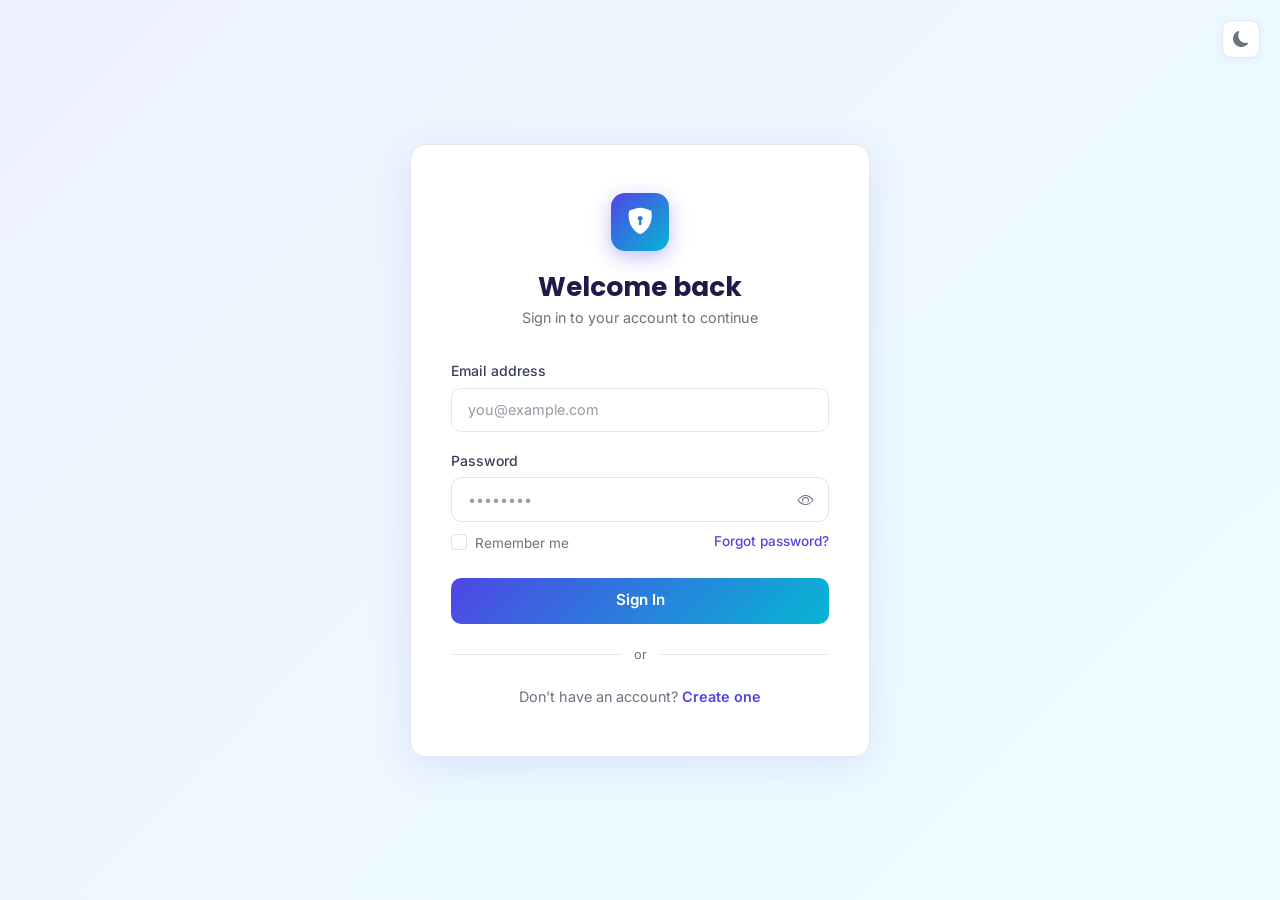
<file: index.html>
<!DOCTYPE html>
<html lang="en" data-theme="light">
<head>
  <meta charset="UTF-8" />
  <meta name="viewport" content="width=device-width, initial-scale=1.0" />
  <title>Login — AuthSystem</title>
  <link rel="stylesheet" href="https://cdn.jsdelivr.net/npm/bootstrap@5.3.3/dist/css/bootstrap.min.css" />
  <link rel="stylesheet" href="https://cdn.jsdelivr.net/npm/bootstrap-icons@1.11.3/font/bootstrap-icons.min.css" />
  <link rel="stylesheet" href="styles.css" />
</head>
<body>

  <!-- Dark Mode Toggle -->
  <button class="auth-theme-btn" id="themeToggle" title="Toggle dark mode" aria-label="Toggle dark mode">
    <i class="bi bi-moon-fill" id="themeIcon"></i>
  </button>

  <main class="auth-wrapper">
    <div class="auth-card">

      <!-- Brand -->
      <div class="auth-logo" aria-hidden="true">
        <i class="bi bi-shield-lock-fill"></i>
      </div>
      <h1 class="auth-title">Welcome back</h1>
      <p class="auth-subtitle">Sign in to your account to continue</p>

      <!-- Login Form -->
      <form id="loginForm" novalidate autocomplete="on">

        <div class="mb-3">
          <label for="email" class="form-label">Email address</label>
          <input
            type="email"
            class="form-control"
            id="email"
            name="email"
            placeholder="you@example.com"
            autocomplete="email"
            required
          />
          <div class="invalid-feedback">Please enter a valid email address.</div>
        </div>

        <div class="mb-2">
          <label for="password" class="form-label">Password</label>
          <div class="input-group">
            <input
              type="password"
              class="form-control"
              id="password"
              name="password"
              placeholder="••••••••"
              autocomplete="current-password"
              required
            />
            <button
              class="btn btn-outline-secondary"
              type="button"
              id="togglePassword"
              aria-label="Show or hide password"
              tabindex="-1"
            >
              <i class="bi bi-eye" id="eyeIcon"></i>
            </button>
          </div>
          <div class="invalid-feedback" id="passError"></div>
        </div>

        <div class="d-flex justify-content-between align-items-center mb-4 mt-2">
          <div class="form-check mb-0">
            <input class="form-check-input" type="checkbox" id="remember" />
            <label class="form-check-label" for="remember" style="font-size:.85rem; color:var(--text-muted);">
              Remember me
            </label>
          </div>
          <a href="forgot-password.html" style="font-size:.85rem; font-weight:500;">
            Forgot password?
          </a>
        </div>

        <button type="submit" class="btn-primary-custom" id="loginBtn">
          <span id="loginText">Sign In</span>
          <span id="loginSpinner" class="spinner-border d-none" role="status" aria-hidden="true"></span>
        </button>

      </form>

      <div class="auth-divider">or</div>

      <p class="text-center mb-0" style="font-size:.9rem; color:var(--text-muted);">
        Don't have an account?
        <a href="register.html" style="font-weight:600;">Create one</a>
      </p>

    </div>
  </main>

  <script src="https://cdn.jsdelivr.net/npm/bootstrap@5.3.3/dist/js/bootstrap.bundle.min.js"></script>
  <script>
    /* ── Dark mode ── */
    const html      = document.documentElement;
    const themeBtn  = document.getElementById('themeToggle');
    const themeIcon = document.getElementById('themeIcon');

    const applyTheme = (t) => {
      html.setAttribute('data-theme', t);
      localStorage.setItem('theme', t);
      themeIcon.className = t === 'dark' ? 'bi bi-sun-fill' : 'bi bi-moon-fill';
    };
    applyTheme(localStorage.getItem('theme') || 'light');
    themeBtn.addEventListener('click', () => {
      applyTheme(html.getAttribute('data-theme') === 'dark' ? 'light' : 'dark');
    });

    /* ── Show / hide password ── */
    document.getElementById('togglePassword').addEventListener('click', function () {
      const pw  = document.getElementById('password');
      const eye = document.getElementById('eyeIcon');
      const show = pw.type === 'password';
      pw.type        = show ? 'text'       : 'password';
      eye.className  = show ? 'bi bi-eye-slash' : 'bi bi-eye';
    });

    /* ── Form validation + submit ── */
    document.getElementById('loginForm').addEventListener('submit', function (e) {
      e.preventDefault();

      const emailEl = document.getElementById('email');
      const passEl  = document.getElementById('password');
      const passErr = document.getElementById('passError');
      let valid = true;

      emailEl.classList.remove('is-invalid', 'is-valid');
      passEl.classList.remove('is-invalid', 'is-valid');

      if (!emailEl.value.trim() || !/^[^\s@]+@[^\s@]+\.[^\s@]+$/.test(emailEl.value)) {
        emailEl.classList.add('is-invalid');
        valid = false;
      } else {
        emailEl.classList.add('is-valid');
      }

      if (!passEl.value || passEl.value.length < 6) {
        passEl.classList.add('is-invalid');
        passErr.textContent = passEl.value
          ? 'Password must be at least 6 characters.'
          : 'Password is required.';
        valid = false;
      } else {
        passEl.classList.add('is-valid');
      }

      if (!valid) return;

      /* Loading state */
      const btn = document.getElementById('loginBtn');
      btn.disabled = true;
      document.getElementById('loginText').textContent = 'Signing in…';
      document.getElementById('loginSpinner').classList.remove('d-none');

      setTimeout(() => { window.location.href = 'dashboard.html'; }, 1500);
    });
  </script>
</body>
</html>
</file>
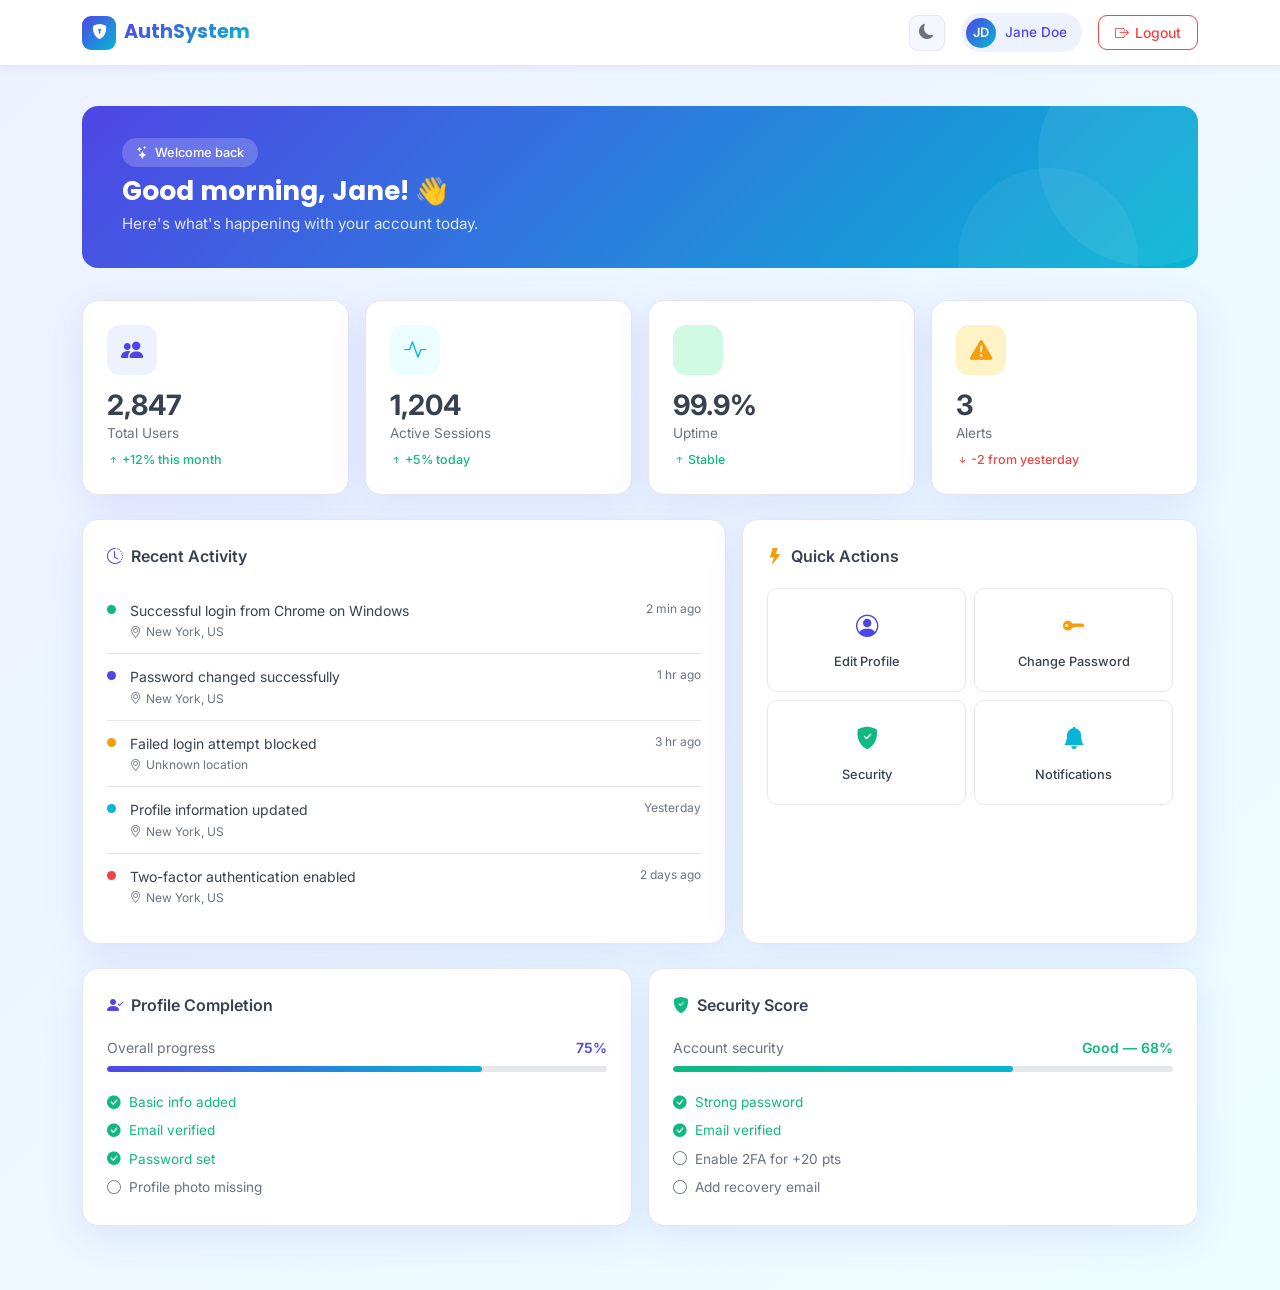
<file: dashboard.html>
<!DOCTYPE html>
<html lang="en" data-theme="light">
<head>
  <meta charset="UTF-8" />
  <meta name="viewport" content="width=device-width, initial-scale=1.0" />
  <title>Dashboard — AuthSystem</title>
  <link rel="stylesheet" href="https://cdn.jsdelivr.net/npm/bootstrap@5.3.3/dist/css/bootstrap.min.css" />
  <link rel="stylesheet" href="https://cdn.jsdelivr.net/npm/bootstrap-icons@1.11.3/font/bootstrap-icons.min.css" />
  <link rel="stylesheet" href="styles.css" />
</head>
<body>

  <!-- ═══════════════════════════════════════════════════════════
       NAVBAR
  ═══════════════════════════════════════════════════════════ -->
  <nav class="dash-navbar" aria-label="Main navigation">
    <div class="container">
      <div class="d-flex align-items-center justify-content-between gap-3">

        <!-- Brand -->
        <a href="dashboard.html" class="d-flex align-items-center text-decoration-none" aria-label="AuthSystem home">
          <span class="navbar-brand-icon" aria-hidden="true">
            <i class="bi bi-shield-lock-fill"></i>
          </span>
          <span class="navbar-brand-text">AuthSystem</span>
        </a>

        <!-- Right side -->
        <div class="d-flex align-items-center gap-2 gap-sm-3">

          <!-- Dark mode toggle -->
          <button class="nav-theme-btn" id="themeToggle" title="Toggle dark mode" aria-label="Toggle dark mode">
            <i class="bi bi-moon-fill" id="themeIcon"></i>
          </button>

          <!-- User pill (hidden on very small screens) -->
          <div class="user-pill d-none d-sm-flex" aria-label="Logged in user">
            <div class="user-avatar" aria-hidden="true">JD</div>
            <span class="user-name">Jane Doe</span>
          </div>

          <!-- Logout -->
          <a href="index.html" class="btn-logout" aria-label="Logout">
            <i class="bi bi-box-arrow-right" aria-hidden="true"></i>
            <span class="d-none d-sm-inline">Logout</span>
          </a>

        </div>
      </div>
    </div>
  </nav>

  <!-- ═══════════════════════════════════════════════════════════
       MAIN CONTENT
  ═══════════════════════════════════════════════════════════ -->
  <main class="dash-main">
    <div class="container">

      <!-- Welcome Banner -->
      <div class="welcome-banner">
        <div class="badge-pill mb-2">
          <i class="bi bi-stars" aria-hidden="true"></i> Welcome back
        </div>
        <h2>Good morning, Jane! 👋</h2>
        <p>Here's what's happening with your account today.</p>
      </div>

      <!-- ── Stat Cards ── -->
      <div class="row g-3 mb-4">

        <div class="col-6 col-lg-3">
          <div class="stat-card">
            <div class="stat-icon purple" aria-hidden="true">
              <i class="bi bi-people-fill"></i>
            </div>
            <div class="stat-value">2,847</div>
            <div class="stat-label">Total Users</div>
            <div class="stat-trend up">
              <i class="bi bi-arrow-up-short"></i> +12% this month
            </div>
          </div>
        </div>

        <div class="col-6 col-lg-3">
          <div class="stat-card">
            <div class="stat-icon cyan" aria-hidden="true">
              <i class="bi bi-activity"></i>
            </div>
            <div class="stat-value">1,204</div>
            <div class="stat-label">Active Sessions</div>
            <div class="stat-trend up">
              <i class="bi bi-arrow-up-short"></i> +5% today
            </div>
          </div>
        </div>

        <div class="col-6 col-lg-3">
          <div class="stat-card">
            <div class="stat-icon green" aria-hidden="true">
              <i class="bi bi-shield-check-fill"></i>
            </div>
            <div class="stat-value">99.9%</div>
            <div class="stat-label">Uptime</div>
            <div class="stat-trend up">
              <i class="bi bi-arrow-up-short"></i> Stable
            </div>
          </div>
        </div>

        <div class="col-6 col-lg-3">
          <div class="stat-card">
            <div class="stat-icon amber" aria-hidden="true">
              <i class="bi bi-exclamation-triangle-fill"></i>
            </div>
            <div class="stat-value">3</div>
            <div class="stat-label">Alerts</div>
            <div class="stat-trend down">
              <i class="bi bi-arrow-down-short"></i> -2 from yesterday
            </div>
          </div>
        </div>

      </div>

      <!-- ── Activity + Quick Actions ── -->
      <div class="row g-3 mb-4">

        <!-- Recent Activity -->
        <div class="col-12 col-lg-7">
          <div class="info-card">
            <div class="info-card-title">
              <i class="bi bi-clock-history" style="color:var(--primary);" aria-hidden="true"></i>
              Recent Activity
            </div>

            <div class="activity-item">
              <div class="activity-dot" style="background:#10b981;" aria-hidden="true"></div>
              <div class="activity-body">
                <div class="activity-text">Successful login from Chrome on Windows</div>
                <div class="activity-time"><i class="bi bi-geo-alt me-1" aria-hidden="true"></i>New York, US</div>
              </div>
              <div class="activity-time">2 min ago</div>
            </div>

            <div class="activity-item">
              <div class="activity-dot" style="background:#4f46e5;" aria-hidden="true"></div>
              <div class="activity-body">
                <div class="activity-text">Password changed successfully</div>
                <div class="activity-time"><i class="bi bi-geo-alt me-1" aria-hidden="true"></i>New York, US</div>
              </div>
              <div class="activity-time">1 hr ago</div>
            </div>

            <div class="activity-item">
              <div class="activity-dot" style="background:#f59e0b;" aria-hidden="true"></div>
              <div class="activity-body">
                <div class="activity-text">Failed login attempt blocked</div>
                <div class="activity-time"><i class="bi bi-geo-alt me-1" aria-hidden="true"></i>Unknown location</div>
              </div>
              <div class="activity-time">3 hr ago</div>
            </div>

            <div class="activity-item">
              <div class="activity-dot" style="background:#06b6d4;" aria-hidden="true"></div>
              <div class="activity-body">
                <div class="activity-text">Profile information updated</div>
                <div class="activity-time"><i class="bi bi-geo-alt me-1" aria-hidden="true"></i>New York, US</div>
              </div>
              <div class="activity-time">Yesterday</div>
            </div>

            <div class="activity-item">
              <div class="activity-dot" style="background:#ef4444;" aria-hidden="true"></div>
              <div class="activity-body">
                <div class="activity-text">Two-factor authentication enabled</div>
                <div class="activity-time"><i class="bi bi-geo-alt me-1" aria-hidden="true"></i>New York, US</div>
              </div>
              <div class="activity-time">2 days ago</div>
            </div>

          </div>
        </div>

        <!-- Quick Actions -->
        <div class="col-12 col-lg-5">
          <div class="info-card">
            <div class="info-card-title">
              <i class="bi bi-lightning-fill" style="color:var(--warning);" aria-hidden="true"></i>
              Quick Actions
            </div>
            <div class="row g-2">
              <div class="col-6">
                <a href="#" class="quick-action" onclick="return false;" aria-label="Edit profile">
                  <i class="bi bi-person-circle" style="color:var(--primary);" aria-hidden="true"></i>
                  Edit Profile
                </a>
              </div>
              <div class="col-6">
                <a href="reset-password.html" class="quick-action" aria-label="Change password">
                  <i class="bi bi-key-fill" style="color:var(--warning);" aria-hidden="true"></i>
                  Change Password
                </a>
              </div>
              <div class="col-6">
                <a href="#" class="quick-action" onclick="return false;" aria-label="Security settings">
                  <i class="bi bi-shield-fill-check" style="color:var(--success);" aria-hidden="true"></i>
                  Security
                </a>
              </div>
              <div class="col-6">
                <a href="#" class="quick-action" onclick="return false;" aria-label="Notifications">
                  <i class="bi bi-bell-fill" style="color:var(--secondary);" aria-hidden="true"></i>
                  Notifications
                </a>
              </div>
            </div>
          </div>
        </div>

      </div>

      <!-- ── Profile Completion + Security Score ── -->
      <div class="row g-3">

        <!-- Profile Completion -->
        <div class="col-12 col-md-6">
          <div class="info-card">
            <div class="info-card-title">
              <i class="bi bi-person-check-fill" style="color:var(--primary);" aria-hidden="true"></i>
              Profile Completion
            </div>

            <div class="d-flex justify-content-between align-items-center mb-1">
              <span style="font-size:.875rem; color:var(--text-muted);">Overall progress</span>
              <span style="font-size:.875rem; font-weight:600; color:var(--primary);">75%</span>
            </div>
            <div class="custom-progress mb-3">
              <div class="custom-progress-bar" style="width:75%;"></div>
            </div>

            <ul class="list-unstyled mb-0" style="font-size:.85rem;">
              <li class="d-flex align-items-center gap-2 py-1" style="color:var(--success);">
                <i class="bi bi-check-circle-fill" aria-hidden="true"></i> Basic info added
              </li>
              <li class="d-flex align-items-center gap-2 py-1" style="color:var(--success);">
                <i class="bi bi-check-circle-fill" aria-hidden="true"></i> Email verified
              </li>
              <li class="d-flex align-items-center gap-2 py-1" style="color:var(--success);">
                <i class="bi bi-check-circle-fill" aria-hidden="true"></i> Password set
              </li>
              <li class="d-flex align-items-center gap-2 py-1" style="color:var(--text-muted);">
                <i class="bi bi-circle" aria-hidden="true"></i> Profile photo missing
              </li>
            </ul>
          </div>
        </div>

        <!-- Security Score -->
        <div class="col-12 col-md-6">
          <div class="info-card">
            <div class="info-card-title">
              <i class="bi bi-shield-fill-check" style="color:var(--success);" aria-hidden="true"></i>
              Security Score
            </div>

            <div class="d-flex justify-content-between align-items-center mb-1">
              <span style="font-size:.875rem; color:var(--text-muted);">Account security</span>
              <span style="font-size:.875rem; font-weight:600; color:var(--success);">Good — 68%</span>
            </div>
            <div class="custom-progress mb-3">
              <div class="custom-progress-bar" style="width:68%; background:linear-gradient(135deg,#10b981,#06b6d4);"></div>
            </div>

            <ul class="list-unstyled mb-0" style="font-size:.85rem;">
              <li class="d-flex align-items-center gap-2 py-1" style="color:var(--success);">
                <i class="bi bi-check-circle-fill" aria-hidden="true"></i> Strong password
              </li>
              <li class="d-flex align-items-center gap-2 py-1" style="color:var(--success);">
                <i class="bi bi-check-circle-fill" aria-hidden="true"></i> Email verified
              </li>
              <li class="d-flex align-items-center gap-2 py-1" style="color:var(--text-muted);">
                <i class="bi bi-circle" aria-hidden="true"></i> Enable 2FA for +20 pts
              </li>
              <li class="d-flex align-items-center gap-2 py-1" style="color:var(--text-muted);">
                <i class="bi bi-circle" aria-hidden="true"></i> Add recovery email
              </li>
            </ul>
          </div>
        </div>

      </div>

    </div>
  </main>

  <script src="https://cdn.jsdelivr.net/npm/bootstrap@5.3.3/dist/js/bootstrap.bundle.min.js"></script>
  <script>
    /* ── Dark mode ── */
    const html      = document.documentElement;
    const themeBtn  = document.getElementById('themeToggle');
    const themeIcon = document.getElementById('themeIcon');
    const applyTheme = (t) => {
      html.setAttribute('data-theme', t);
      localStorage.setItem('theme', t);
      themeIcon.className = t === 'dark' ? 'bi bi-sun-fill' : 'bi bi-moon-fill';
    };
    applyTheme(localStorage.getItem('theme') || 'light');
    themeBtn.addEventListener('click', () => {
      applyTheme(html.getAttribute('data-theme') === 'dark' ? 'light' : 'dark');
    });
  </script>
</body>
</html>
</file>
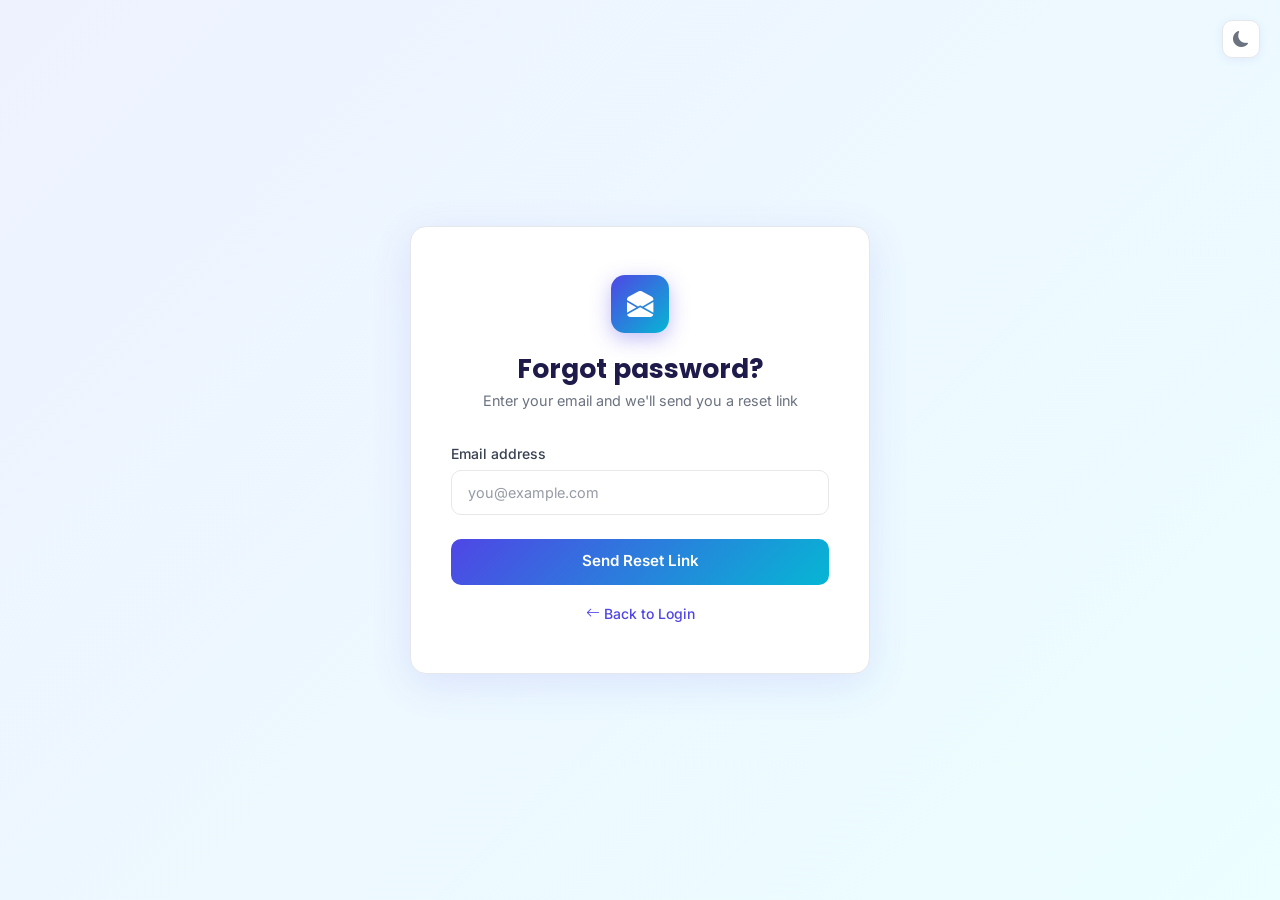
<file: forgot-password.html>
<!DOCTYPE html>
<html lang="en" data-theme="light">
<head>
  <meta charset="UTF-8" />
  <meta name="viewport" content="width=device-width, initial-scale=1.0" />
  <title>Forgot Password — AuthSystem</title>
  <link rel="stylesheet" href="https://cdn.jsdelivr.net/npm/bootstrap@5.3.3/dist/css/bootstrap.min.css" />
  <link rel="stylesheet" href="https://cdn.jsdelivr.net/npm/bootstrap-icons@1.11.3/font/bootstrap-icons.min.css" />
  <link rel="stylesheet" href="styles.css" />
</head>
<body>

  <!-- Dark Mode Toggle -->
  <button class="auth-theme-btn" id="themeToggle" title="Toggle dark mode" aria-label="Toggle dark mode">
    <i class="bi bi-moon-fill" id="themeIcon"></i>
  </button>

  <main class="auth-wrapper">
    <div class="auth-card">

      <div class="auth-logo" aria-hidden="true">
        <i class="bi bi-envelope-open-fill"></i>
      </div>
      <h1 class="auth-title">Forgot password?</h1>
      <p class="auth-subtitle">Enter your email and we'll send you a reset link</p>

      <!-- ── Success state (hidden by default) ── -->
      <div id="successState" class="d-none text-center py-2">
        <div style="font-size:3.25rem; color:var(--success); margin-bottom:.75rem;">
          <i class="bi bi-check-circle-fill"></i>
        </div>
        <p class="fw-600 mb-1" style="color:var(--text); font-size:1rem; font-weight:600;">
          Check your inbox
        </p>
        <p style="font-size:.875rem; color:var(--text-muted); margin-bottom:1.5rem;">
          We've sent a password reset link to your email address. It may take a minute to arrive.
        </p>
        <a href="reset-password.html" class="btn-primary-custom" style="width:auto; padding:.65rem 1.75rem;">
          <i class="bi bi-arrow-right me-1"></i> Continue to Reset
        </a>
      </div>

      <!-- ── Form ── -->
      <form id="forgotForm" novalidate>

        <div class="mb-4">
          <label for="email" class="form-label">Email address</label>
          <input
            type="email"
            class="form-control"
            id="email"
            placeholder="you@example.com"
            autocomplete="email"
            required
          />
          <div class="invalid-feedback">Please enter a valid email address.</div>
        </div>

        <button type="submit" class="btn-primary-custom" id="submitBtn">
          <span id="submitText">Send Reset Link</span>
          <span id="submitSpinner" class="spinner-border d-none" role="status" aria-hidden="true"></span>
        </button>

      </form>

      <div class="text-center mt-3">
        <a href="index.html" style="font-size:.875rem; font-weight:500;">
          <i class="bi bi-arrow-left me-1"></i>Back to Login
        </a>
      </div>

    </div>
  </main>

  <script src="https://cdn.jsdelivr.net/npm/bootstrap@5.3.3/dist/js/bootstrap.bundle.min.js"></script>
  <script>
    /* ── Dark mode ── */
    const html      = document.documentElement;
    const themeBtn  = document.getElementById('themeToggle');
    const themeIcon = document.getElementById('themeIcon');
    const applyTheme = (t) => {
      html.setAttribute('data-theme', t);
      localStorage.setItem('theme', t);
      themeIcon.className = t === 'dark' ? 'bi bi-sun-fill' : 'bi bi-moon-fill';
    };
    applyTheme(localStorage.getItem('theme') || 'light');
    themeBtn.addEventListener('click', () => {
      applyTheme(html.getAttribute('data-theme') === 'dark' ? 'light' : 'dark');
    });

    /* ── Form submit ── */
    document.getElementById('forgotForm').addEventListener('submit', function (e) {
      e.preventDefault();

      const emailEl = document.getElementById('email');
      emailEl.classList.remove('is-invalid', 'is-valid');

      if (!emailEl.value || !/^[^\s@]+@[^\s@]+\.[^\s@]+$/.test(emailEl.value)) {
        emailEl.classList.add('is-invalid');
        return;
      }
      emailEl.classList.add('is-valid');

      const btn = document.getElementById('submitBtn');
      btn.disabled = true;
      document.getElementById('submitText').textContent = 'Sending…';
      document.getElementById('submitSpinner').classList.remove('d-none');

      setTimeout(() => {
        document.getElementById('forgotForm').classList.add('d-none');
        document.getElementById('successState').classList.remove('d-none');
      }, 1500);
    });
  </script>
</body>
</html>
</file>
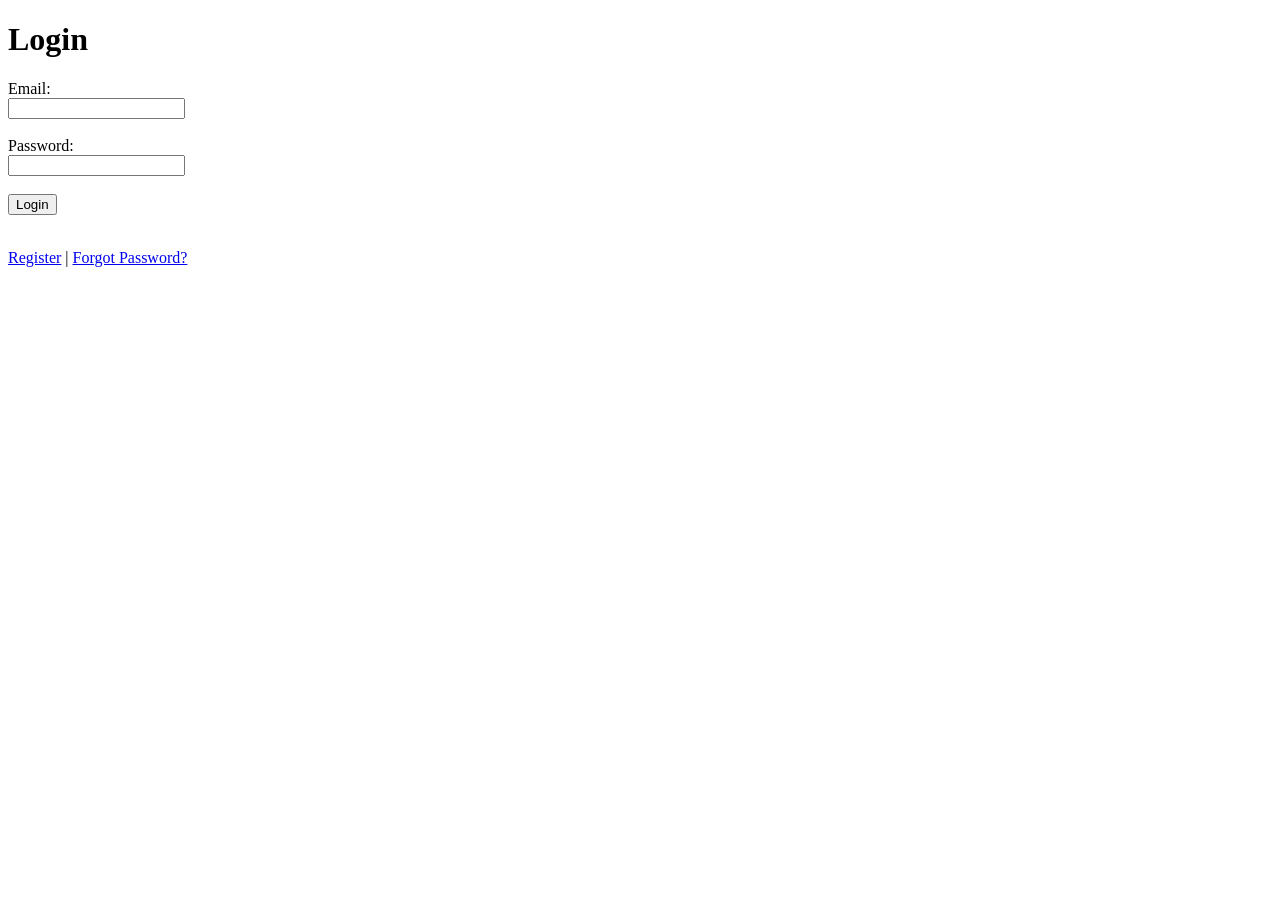
<file: login.html>
<!DOCTYPE html>
<html>
<head>
    <title>Login</title>
</head>
<body>
    <h1>Login</h1>
    <form action="dashboard.html" method="get">
        <label for="email">Email:</label><br>
        <input type="email" id="email" name="email" required><br><br>
        
        <label for="password">Password:</label><br>
        <input type="password" id="password" name="password" required><br><br>
        
        <button type="submit">Login</button>
    </form>
    <br>
    <p>
        <a href="register.html">Register</a> | 
        <a href="forgot-password.html">Forgot Password?</a>
    </p>
</body>
</html>
</file>
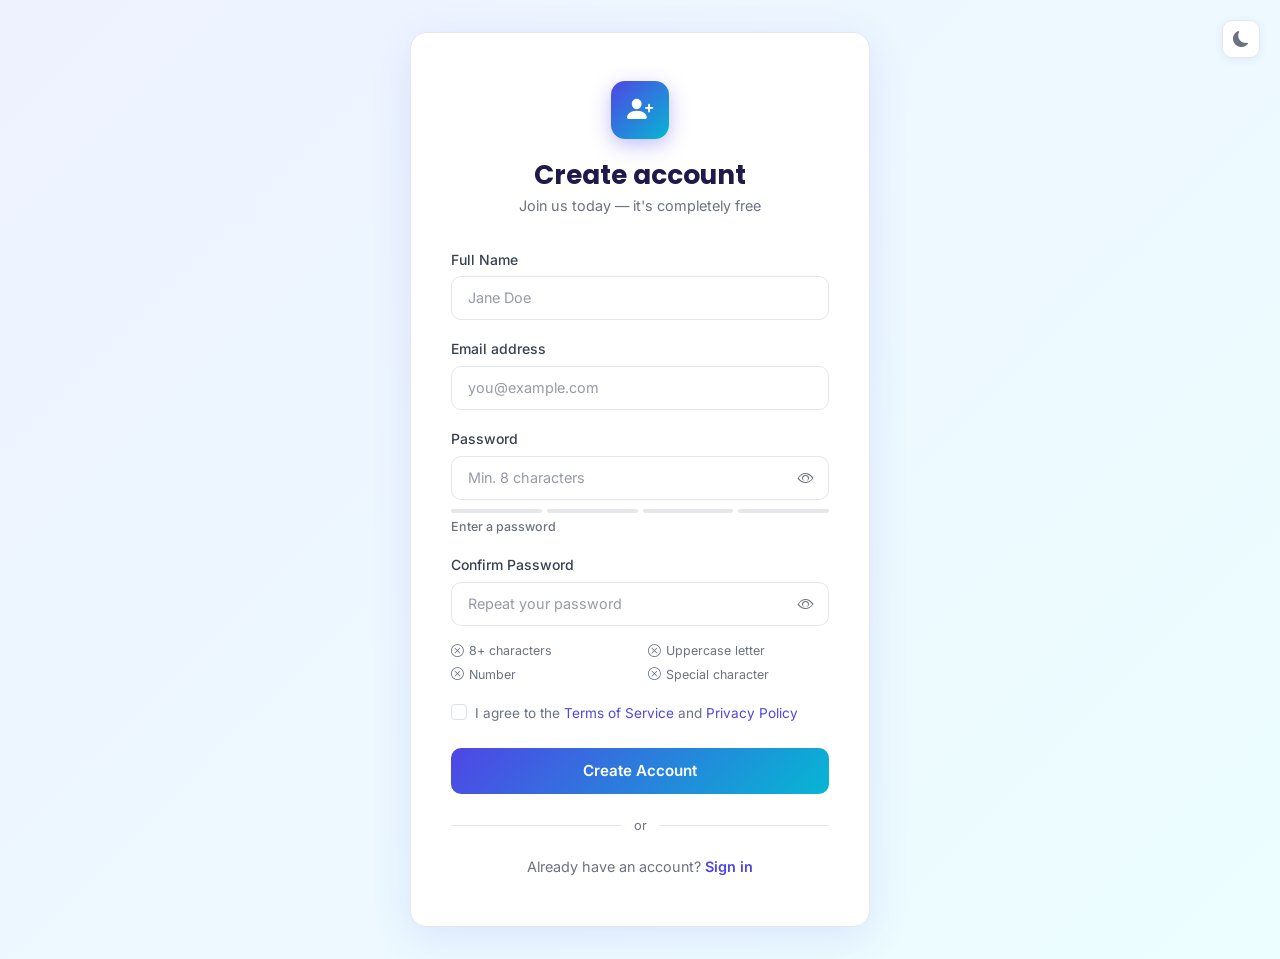
<file: register.html>
<!DOCTYPE html>
<html lang="en" data-theme="light">
<head>
  <meta charset="UTF-8" />
  <meta name="viewport" content="width=device-width, initial-scale=1.0" />
  <title>Register — AuthSystem</title>
  <link rel="stylesheet" href="https://cdn.jsdelivr.net/npm/bootstrap@5.3.3/dist/css/bootstrap.min.css" />
  <link rel="stylesheet" href="https://cdn.jsdelivr.net/npm/bootstrap-icons@1.11.3/font/bootstrap-icons.min.css" />
  <link rel="stylesheet" href="styles.css" />
</head>
<body>

  <!-- Dark Mode Toggle -->
  <button class="auth-theme-btn" id="themeToggle" title="Toggle dark mode" aria-label="Toggle dark mode">
    <i class="bi bi-moon-fill" id="themeIcon"></i>
  </button>

  <main class="auth-wrapper">
    <div class="auth-card">

      <div class="auth-logo" aria-hidden="true">
        <i class="bi bi-person-plus-fill"></i>
      </div>
      <h1 class="auth-title">Create account</h1>
      <p class="auth-subtitle">Join us today — it's completely free</p>

      <form id="registerForm" novalidate autocomplete="off">

        <!-- Full Name -->
        <div class="mb-3">
          <label for="fullname" class="form-label">Full Name</label>
          <input
            type="text"
            class="form-control"
            id="fullname"
            placeholder="Jane Doe"
            autocomplete="name"
            required
          />
          <div class="invalid-feedback">Full name is required.</div>
        </div>

        <!-- Email -->
        <div class="mb-3">
          <label for="email" class="form-label">Email address</label>
          <input
            type="email"
            class="form-control"
            id="email"
            placeholder="you@example.com"
            autocomplete="email"
            required
          />
          <div class="invalid-feedback">Please enter a valid email address.</div>
        </div>

        <!-- Password + Strength -->
        <div class="mb-3">
          <label for="password" class="form-label">Password</label>
          <div class="input-group">
            <input
              type="password"
              class="form-control"
              id="password"
              placeholder="Min. 8 characters"
              autocomplete="new-password"
              required
            />
            <button
              class="btn btn-outline-secondary"
              type="button"
              id="togglePw"
              aria-label="Show or hide password"
              tabindex="-1"
            >
              <i class="bi bi-eye" id="eyePw"></i>
            </button>
          </div>

          <!-- Strength bar -->
          <div class="strength-bar" id="strengthBar" aria-hidden="true">
            <div class="strength-segment" id="seg1"></div>
            <div class="strength-segment" id="seg2"></div>
            <div class="strength-segment" id="seg3"></div>
            <div class="strength-segment" id="seg4"></div>
          </div>
          <div class="strength-label" id="strengthLabel" style="color:var(--text-muted);">
            Enter a password
          </div>
          <div class="invalid-feedback" id="pwError">Password must be at least 8 characters.</div>
        </div>

        <!-- Confirm Password -->
        <div class="mb-3">
          <label for="confirmPassword" class="form-label">Confirm Password</label>
          <div class="input-group">
            <input
              type="password"
              class="form-control"
              id="confirmPassword"
              placeholder="Repeat your password"
              autocomplete="new-password"
              required
            />
            <button
              class="btn btn-outline-secondary"
              type="button"
              id="toggleCpw"
              aria-label="Show or hide confirm password"
              tabindex="-1"
            >
              <i class="bi bi-eye" id="eyeCpw"></i>
            </button>
          </div>
          <div class="invalid-feedback" id="cpwError">Passwords do not match.</div>
        </div>

        <!-- Password requirements -->
        <ul class="req-list mb-3" id="reqList" aria-label="Password requirements">
          <li id="req-len">   <i class="bi bi-x-circle"></i> 8+ characters</li>
          <li id="req-upper"> <i class="bi bi-x-circle"></i> Uppercase letter</li>
          <li id="req-num">   <i class="bi bi-x-circle"></i> Number</li>
          <li id="req-spec">  <i class="bi bi-x-circle"></i> Special character</li>
        </ul>

        <!-- Terms -->
        <div class="form-check mb-4">
          <input class="form-check-input" type="checkbox" id="terms" required />
          <label class="form-check-label" for="terms" style="font-size:.85rem; color:var(--text-muted);">
            I agree to the
            <a href="#" onclick="return false;">Terms of Service</a> and
            <a href="#" onclick="return false;">Privacy Policy</a>
          </label>
          <div class="invalid-feedback">You must agree before submitting.</div>
        </div>

        <button type="submit" class="btn-primary-custom" id="regBtn">
          <span id="regText">Create Account</span>
          <span id="regSpinner" class="spinner-border d-none" role="status" aria-hidden="true"></span>
        </button>

      </form>

      <div class="auth-divider">or</div>

      <p class="text-center mb-0" style="font-size:.9rem; color:var(--text-muted);">
        Already have an account?
        <a href="index.html" style="font-weight:600;">Sign in</a>
      </p>

    </div>
  </main>

  <script src="https://cdn.jsdelivr.net/npm/bootstrap@5.3.3/dist/js/bootstrap.bundle.min.js"></script>
  <script>
    /* ── Dark mode ── */
    const html      = document.documentElement;
    const themeBtn  = document.getElementById('themeToggle');
    const themeIcon = document.getElementById('themeIcon');
    const applyTheme = (t) => {
      html.setAttribute('data-theme', t);
      localStorage.setItem('theme', t);
      themeIcon.className = t === 'dark' ? 'bi bi-sun-fill' : 'bi bi-moon-fill';
    };
    applyTheme(localStorage.getItem('theme') || 'light');
    themeBtn.addEventListener('click', () => {
      applyTheme(html.getAttribute('data-theme') === 'dark' ? 'light' : 'dark');
    });

    /* ── Show / hide helpers ── */
    function makeToggle(btnId, inputId, iconId) {
      document.getElementById(btnId).addEventListener('click', () => {
        const inp  = document.getElementById(inputId);
        const ic   = document.getElementById(iconId);
        const show = inp.type === 'password';
        inp.type      = show ? 'text'            : 'password';
        ic.className  = show ? 'bi bi-eye-slash' : 'bi bi-eye';
      });
    }
    makeToggle('togglePw',  'password',        'eyePw');
    makeToggle('toggleCpw', 'confirmPassword', 'eyeCpw');

    /* ── Password strength ── */
    const pwInput   = document.getElementById('password');
    const segments  = ['seg1','seg2','seg3','seg4'].map(id => document.getElementById(id));
    const strLabel  = document.getElementById('strengthLabel');
    const levels    = [
      { cls: 'weak',   color: '#ef4444', text: 'Weak — too short' },
      { cls: 'fair',   color: '#f59e0b', text: 'Fair' },
      { cls: 'good',   color: '#06b6d4', text: 'Good' },
      { cls: 'strong', color: '#10b981', text: 'Strong' },
    ];

    function setReq(id, met) {
      const el   = document.getElementById(id);
      const text = el.textContent.trim().replace(/^\S+\s/, '');
      el.className = met ? 'met' : '';
      el.innerHTML = met
        ? `<i class="bi bi-check-circle-fill"></i> ${text}`
        : `<i class="bi bi-x-circle"></i> ${text}`;
    }

    pwInput.addEventListener('input', () => {
      const v = pwInput.value;
      const checks = [
        v.length >= 8,
        /[A-Z]/.test(v),
        /[0-9]/.test(v),
        /[^A-Za-z0-9]/.test(v),
      ];
      const score = checks.filter(Boolean).length;

      segments.forEach((seg, i) => {
        seg.className = 'strength-segment';
        if (i < score) seg.classList.add(levels[score - 1].cls);
      });

      if (!v) {
        strLabel.textContent = 'Enter a password';
        strLabel.style.color = 'var(--text-muted)';
      } else {
        strLabel.textContent = levels[score - 1]?.text || 'Weak';
        strLabel.style.color = levels[score - 1]?.color || '#ef4444';
      }

      setReq('req-len',   checks[0]);
      setReq('req-upper', checks[1]);
      setReq('req-num',   checks[2]);
      setReq('req-spec',  checks[3]);
    });

    /* ── Form validation + submit ── */
    document.getElementById('registerForm').addEventListener('submit', function (e) {
      e.preventDefault();

      const nameEl  = document.getElementById('fullname');
      const emailEl = document.getElementById('email');
      const pwEl    = document.getElementById('password');
      const cpwEl   = document.getElementById('confirmPassword');
      const termsEl = document.getElementById('terms');
      let valid = true;

      [nameEl, emailEl, pwEl, cpwEl, termsEl].forEach(el => {
        el.classList.remove('is-invalid', 'is-valid');
      });

      if (!nameEl.value.trim()) {
        nameEl.classList.add('is-invalid'); valid = false;
      } else nameEl.classList.add('is-valid');

      if (!emailEl.value || !/^[^\s@]+@[^\s@]+\.[^\s@]+$/.test(emailEl.value)) {
        emailEl.classList.add('is-invalid'); valid = false;
      } else emailEl.classList.add('is-valid');

      if (!pwEl.value || pwEl.value.length < 8) {
        pwEl.classList.add('is-invalid');
        document.getElementById('pwError').textContent = 'Password must be at least 8 characters.';
        valid = false;
      } else pwEl.classList.add('is-valid');

      if (!cpwEl.value || cpwEl.value !== pwEl.value) {
        cpwEl.classList.add('is-invalid');
        document.getElementById('cpwError').textContent = !cpwEl.value
          ? 'Please confirm your password.'
          : 'Passwords do not match.';
        valid = false;
      } else cpwEl.classList.add('is-valid');

      if (!termsEl.checked) {
        termsEl.classList.add('is-invalid'); valid = false;
      }

      if (!valid) return;

      const btn = document.getElementById('regBtn');
      btn.disabled = true;
      document.getElementById('regText').textContent = 'Creating account…';
      document.getElementById('regSpinner').classList.remove('d-none');
      setTimeout(() => { window.location.href = 'index.html'; }, 1500);
    });
  </script>
</body>
</html>
</file>
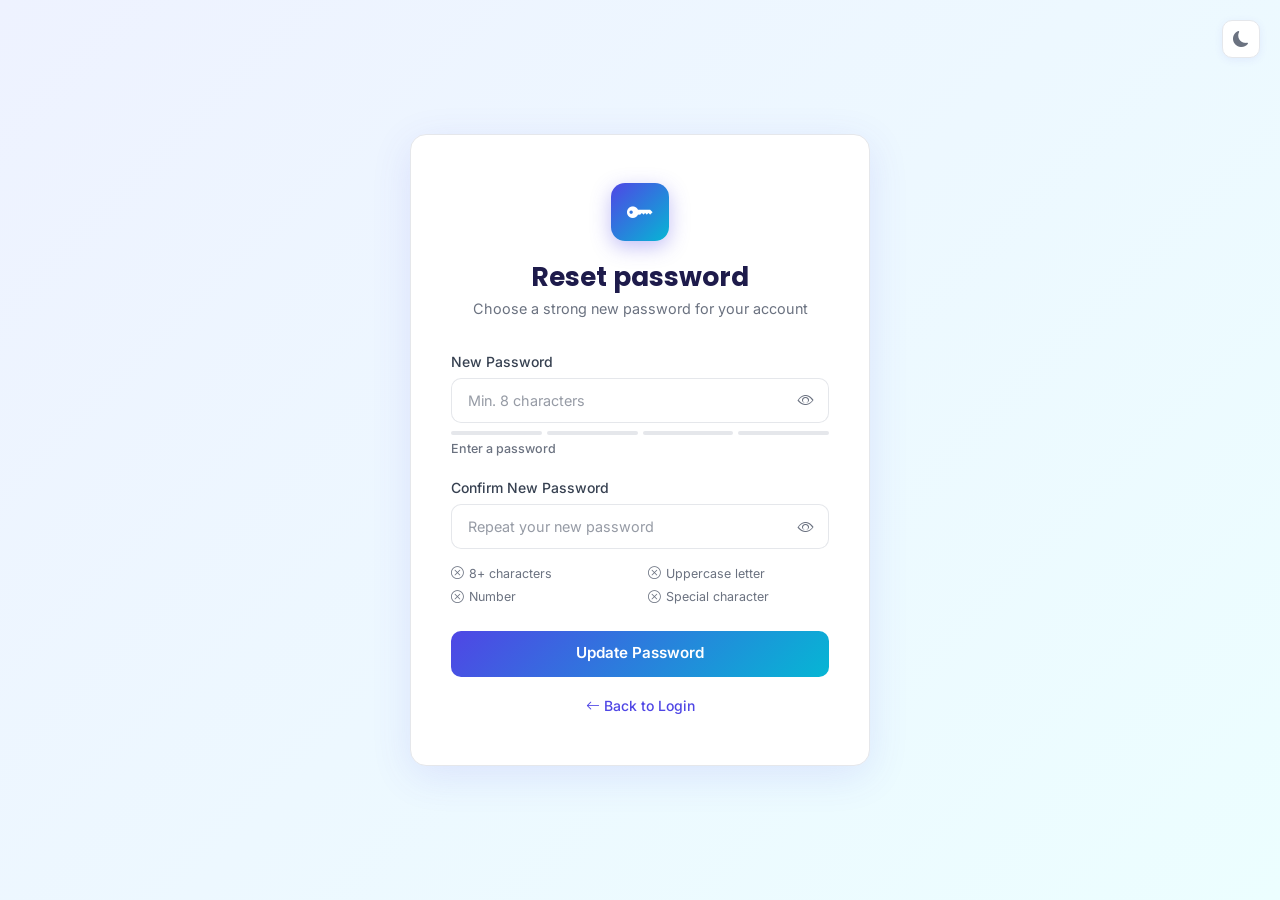
<file: reset-password.html>
<!DOCTYPE html>
<html lang="en" data-theme="light">
<head>
  <meta charset="UTF-8" />
  <meta name="viewport" content="width=device-width, initial-scale=1.0" />
  <title>Reset Password — AuthSystem</title>
  <link rel="stylesheet" href="https://cdn.jsdelivr.net/npm/bootstrap@5.3.3/dist/css/bootstrap.min.css" />
  <link rel="stylesheet" href="https://cdn.jsdelivr.net/npm/bootstrap-icons@1.11.3/font/bootstrap-icons.min.css" />
  <link rel="stylesheet" href="styles.css" />
</head>
<body>

  <!-- Dark Mode Toggle -->
  <button class="auth-theme-btn" id="themeToggle" title="Toggle dark mode" aria-label="Toggle dark mode">
    <i class="bi bi-moon-fill" id="themeIcon"></i>
  </button>

  <main class="auth-wrapper">
    <div class="auth-card">

      <div class="auth-logo" aria-hidden="true">
        <i class="bi bi-key-fill"></i>
      </div>
      <h1 class="auth-title">Reset password</h1>
      <p class="auth-subtitle">Choose a strong new password for your account</p>

      <form id="resetForm" novalidate>

        <!-- New Password -->
        <div class="mb-3">
          <label for="newPassword" class="form-label">New Password</label>
          <div class="input-group">
            <input
              type="password"
              class="form-control"
              id="newPassword"
              placeholder="Min. 8 characters"
              autocomplete="new-password"
              required
            />
            <button
              class="btn btn-outline-secondary"
              type="button"
              id="toggleNew"
              aria-label="Show or hide new password"
              tabindex="-1"
            >
              <i class="bi bi-eye" id="eyeNew"></i>
            </button>
          </div>

          <!-- Strength bar -->
          <div class="strength-bar" id="strengthBar" aria-hidden="true">
            <div class="strength-segment" id="seg1"></div>
            <div class="strength-segment" id="seg2"></div>
            <div class="strength-segment" id="seg3"></div>
            <div class="strength-segment" id="seg4"></div>
          </div>
          <div class="strength-label" id="strengthLabel" style="color:var(--text-muted);">
            Enter a password
          </div>
          <div class="invalid-feedback" id="newPwError">Password must be at least 8 characters.</div>
        </div>

        <!-- Confirm Password -->
        <div class="mb-3">
          <label for="confirmPassword" class="form-label">Confirm New Password</label>
          <div class="input-group">
            <input
              type="password"
              class="form-control"
              id="confirmPassword"
              placeholder="Repeat your new password"
              autocomplete="new-password"
              required
            />
            <button
              class="btn btn-outline-secondary"
              type="button"
              id="toggleConfirm"
              aria-label="Show or hide confirm password"
              tabindex="-1"
            >
              <i class="bi bi-eye" id="eyeConfirm"></i>
            </button>
          </div>
          <div class="invalid-feedback" id="cpwError">Passwords do not match.</div>
        </div>

        <!-- Requirements checklist -->
        <ul class="req-list mb-4" aria-label="Password requirements">
          <li id="req-len">   <i class="bi bi-x-circle"></i> 8+ characters</li>
          <li id="req-upper"> <i class="bi bi-x-circle"></i> Uppercase letter</li>
          <li id="req-num">   <i class="bi bi-x-circle"></i> Number</li>
          <li id="req-spec">  <i class="bi bi-x-circle"></i> Special character</li>
        </ul>

        <button type="submit" class="btn-primary-custom" id="resetBtn">
          <span id="resetText">Update Password</span>
          <span id="resetSpinner" class="spinner-border d-none" role="status" aria-hidden="true"></span>
        </button>

      </form>

      <div class="text-center mt-3">
        <a href="index.html" style="font-size:.875rem; font-weight:500;">
          <i class="bi bi-arrow-left me-1"></i>Back to Login
        </a>
      </div>

    </div>
  </main>

  <script src="https://cdn.jsdelivr.net/npm/bootstrap@5.3.3/dist/js/bootstrap.bundle.min.js"></script>
  <script>
    /* ── Dark mode ── */
    const html      = document.documentElement;
    const themeBtn  = document.getElementById('themeToggle');
    const themeIcon = document.getElementById('themeIcon');
    const applyTheme = (t) => {
      html.setAttribute('data-theme', t);
      localStorage.setItem('theme', t);
      themeIcon.className = t === 'dark' ? 'bi bi-sun-fill' : 'bi bi-moon-fill';
    };
    applyTheme(localStorage.getItem('theme') || 'light');
    themeBtn.addEventListener('click', () => {
      applyTheme(html.getAttribute('data-theme') === 'dark' ? 'light' : 'dark');
    });

    /* ── Show / hide helpers ── */
    function makeToggle(btnId, inputId, iconId) {
      document.getElementById(btnId).addEventListener('click', () => {
        const inp  = document.getElementById(inputId);
        const ic   = document.getElementById(iconId);
        const show = inp.type === 'password';
        inp.type     = show ? 'text'            : 'password';
        ic.className = show ? 'bi bi-eye-slash' : 'bi bi-eye';
      });
    }
    makeToggle('toggleNew',     'newPassword',     'eyeNew');
    makeToggle('toggleConfirm', 'confirmPassword', 'eyeConfirm');

    /* ── Password strength + requirements ── */
    const pwInput  = document.getElementById('newPassword');
    const segments = ['seg1','seg2','seg3','seg4'].map(id => document.getElementById(id));
    const strLabel = document.getElementById('strengthLabel');
    const levels   = [
      { cls: 'weak',   color: '#ef4444', text: 'Weak — too short' },
      { cls: 'fair',   color: '#f59e0b', text: 'Fair' },
      { cls: 'good',   color: '#06b6d4', text: 'Good' },
      { cls: 'strong', color: '#10b981', text: 'Strong' },
    ];

    function setReq(id, met) {
      const el   = document.getElementById(id);
      const text = el.textContent.trim().replace(/^\S+\s/, '');
      el.className = met ? 'met' : '';
      el.innerHTML = met
        ? `<i class="bi bi-check-circle-fill"></i> ${text}`
        : `<i class="bi bi-x-circle"></i> ${text}`;
    }

    pwInput.addEventListener('input', () => {
      const v = pwInput.value;
      const checks = [
        v.length >= 8,
        /[A-Z]/.test(v),
        /[0-9]/.test(v),
        /[^A-Za-z0-9]/.test(v),
      ];
      const score = checks.filter(Boolean).length;

      segments.forEach((seg, i) => {
        seg.className = 'strength-segment';
        if (i < score) seg.classList.add(levels[score - 1].cls);
      });

      if (!v) {
        strLabel.textContent = 'Enter a password';
        strLabel.style.color = 'var(--text-muted)';
      } else {
        strLabel.textContent = levels[score - 1]?.text || 'Weak';
        strLabel.style.color = levels[score - 1]?.color || '#ef4444';
      }

      setReq('req-len',   checks[0]);
      setReq('req-upper', checks[1]);
      setReq('req-num',   checks[2]);
      setReq('req-spec',  checks[3]);
    });

    /* ── Form validation + submit ── */
    document.getElementById('resetForm').addEventListener('submit', function (e) {
      e.preventDefault();

      const pwEl  = document.getElementById('newPassword');
      const cpwEl = document.getElementById('confirmPassword');
      let valid = true;

      pwEl.classList.remove('is-invalid', 'is-valid');
      cpwEl.classList.remove('is-invalid', 'is-valid');

      if (!pwEl.value || pwEl.value.length < 8) {
        pwEl.classList.add('is-invalid');
        document.getElementById('newPwError').textContent = 'Password must be at least 8 characters.';
        valid = false;
      } else pwEl.classList.add('is-valid');

      if (!cpwEl.value || cpwEl.value !== pwEl.value) {
        cpwEl.classList.add('is-invalid');
        document.getElementById('cpwError').textContent = !cpwEl.value
          ? 'Please confirm your password.'
          : 'Passwords do not match.';
        valid = false;
      } else cpwEl.classList.add('is-valid');

      if (!valid) return;

      const btn = document.getElementById('resetBtn');
      btn.disabled = true;
      document.getElementById('resetText').textContent = 'Updating…';
      document.getElementById('resetSpinner').classList.remove('d-none');
      setTimeout(() => { window.location.href = 'index.html'; }, 1500);
    });
  </script>
</body>
</html>
</file>
<file: styles.css>
@import url('https://fonts.googleapis.com/css2?family=Inter:wght@300;400;500;600;700&family=Poppins:wght@400;500;600;700&display=swap');

/* ═══════════════════════════════════════════════════════════════
   CSS VARIABLES — Light Theme
═══════════════════════════════════════════════════════════════ */
:root {
  --primary:          #4f46e5;
  --primary-hover:    #4338ca;
  --primary-light:    #eef2ff;
  --secondary:        #06b6d4;
  --success:          #10b981;
  --danger:           #ef4444;
  --warning:          #f59e0b;

  --dark:             #1e1b4b;
  --text:             #374151;
  --text-muted:       #6b7280;
  --border:           #e5e7eb;

  --bg:               #f5f7ff;
  --card-bg:          #ffffff;
  --navbar-bg:        #ffffff;

  --shadow-sm:        0 2px 8px  rgba(79, 70, 229, 0.08);
  --shadow:           0 10px 40px rgba(79, 70, 229, 0.12);
  --shadow-hover:     0 20px 60px rgba(79, 70, 229, 0.22);

  --radius:           16px;
  --radius-sm:        10px;
  --transition:       0.3s ease;

  --font-body:        'Inter', sans-serif;
  --font-heading:     'Poppins', sans-serif;

  --gradient:         linear-gradient(135deg, #4f46e5 0%, #06b6d4 100%);
  --gradient-bg:      linear-gradient(135deg, #eef2ff 0%, #ecfeff 100%);
}

/* ═══════════════════════════════════════════════════════════════
   CSS VARIABLES — Dark Theme
═══════════════════════════════════════════════════════════════ */
[data-theme="dark"] {
  --primary:          #818cf8;
  --primary-hover:    #6366f1;
  --primary-light:    #1e1b4b;

  --text:             #e5e7eb;
  --text-muted:       #9ca3af;
  --border:           #374151;

  --bg:               #111827;
  --card-bg:          #1f2937;
  --navbar-bg:        #1f2937;

  --shadow-sm:        0 2px 8px  rgba(0, 0, 0, 0.3);
  --shadow:           0 10px 40px rgba(0, 0, 0, 0.4);
  --shadow-hover:     0 20px 60px rgba(0, 0, 0, 0.6);

  --gradient-bg:      linear-gradient(135deg, #111827 0%, #1e1b4b 100%);
}

/* ═══════════════════════════════════════════════════════════════
   BASE RESET & GLOBALS
═══════════════════════════════════════════════════════════════ */
*, *::before, *::after {
  box-sizing: border-box;
  margin: 0;
  padding: 0;
}

html { scroll-behavior: smooth; }

body {
  font-family: var(--font-body);
  color: var(--text);
  background: var(--gradient-bg);
  min-height: 100vh;
  transition: background var(--transition), color var(--transition);
  -webkit-font-smoothing: antialiased;
}

h1, h2, h3, h4, h5, h6 {
  font-family: var(--font-heading);
  color: var(--text);
}

a {
  color: var(--primary);
  text-decoration: none;
  transition: color var(--transition);
}
a:hover {
  color: var(--primary-hover);
  text-decoration: underline;
}

/* ═══════════════════════════════════════════════════════════════
   AUTH LAYOUT WRAPPER
═══════════════════════════════════════════════════════════════ */
.auth-wrapper {
  min-height: 100vh;
  display: flex;
  align-items: center;
  justify-content: center;
  padding: 2rem 1rem;
  background: var(--gradient-bg);
  transition: background var(--transition);
}

/* ═══════════════════════════════════════════════════════════════
   AUTH CARD
═══════════════════════════════════════════════════════════════ */
.auth-card {
  background: var(--card-bg);
  border: 1px solid var(--border);
  border-radius: var(--radius);
  box-shadow: var(--shadow);
  padding: 2.75rem 2.25rem;
  width: 100%;
  max-width: 460px;
  transition:
    box-shadow var(--transition),
    background var(--transition),
    border-color var(--transition);
}

.auth-card:hover {
  box-shadow: var(--shadow-hover);
}

/* Logo icon badge */
.auth-logo {
  width: 58px;
  height: 58px;
  background: var(--gradient);
  border-radius: 14px;
  display: flex;
  align-items: center;
  justify-content: center;
  margin: 0 auto 1.25rem;
  font-size: 1.65rem;
  color: #fff;
  box-shadow: 0 6px 20px rgba(79, 70, 229, 0.35);
}

.auth-title {
  font-size: 1.65rem;
  font-weight: 700;
  color: var(--dark);
  text-align: center;
  margin-bottom: 0.3rem;
  transition: color var(--transition);
}
[data-theme="dark"] .auth-title { color: var(--text); }

.auth-subtitle {
  text-align: center;
  color: var(--text-muted);
  font-size: 0.9rem;
  margin-bottom: 1.85rem;
}

/* ═══════════════════════════════════════════════════════════════
   FORM CONTROLS
═══════════════════════════════════════════════════════════════ */
.form-label {
  font-weight: 500;
  font-size: 0.875rem;
  color: var(--text);
  margin-bottom: 0.4rem;
  transition: color var(--transition);
}

.form-control,
.form-select {
  border: 1.5px solid var(--border);
  border-radius: var(--radius-sm);
  padding: 0.65rem 1rem;
  font-size: 0.9rem;
  color: var(--text);
  background-color: var(--card-bg);
  transition:
    border-color var(--transition),
    box-shadow var(--transition),
    background-color var(--transition),
    color var(--transition);
}

.form-control:focus,
.form-select:focus {
  border-color: var(--primary);
  box-shadow: 0 0 0 3.5px rgba(79, 70, 229, 0.15);
  outline: none;
  background-color: var(--card-bg);
  color: var(--text);
}

.form-control::placeholder {
  color: var(--text-muted);
  opacity: 0.7;
}

/* Input group — show/hide toggle */
.input-group .form-control {
  border-right: none;
  border-radius: var(--radius-sm) 0 0 var(--radius-sm);
}

.input-group .btn-outline-secondary {
  border: 1.5px solid var(--border);
  border-left: none;
  border-radius: 0 var(--radius-sm) var(--radius-sm) 0;
  background: var(--card-bg);
  color: var(--text-muted);
  padding: 0 0.85rem;
  transition:
    color var(--transition),
    background var(--transition),
    border-color var(--transition);
}
.input-group .btn-outline-secondary:hover {
  color: var(--primary);
  background: var(--primary-light);
  border-color: var(--border);
}
.input-group .btn-outline-secondary:focus {
  box-shadow: none;
  outline: none;
}

/* Validation states */
.form-control.is-invalid {
  border-color: var(--danger);
  background-image: none;
}
.form-control.is-valid {
  border-color: var(--success);
  background-image: none;
}
.invalid-feedback {
  font-size: 0.8rem;
  color: var(--danger);
  margin-top: 0.3rem;
}
.valid-feedback {
  font-size: 0.8rem;
  color: var(--success);
  margin-top: 0.3rem;
}

/* Form check */
.form-check-input:checked {
  background-color: var(--primary);
  border-color: var(--primary);
}
.form-check-input:focus {
  box-shadow: 0 0 0 3px rgba(79, 70, 229, 0.15);
}

/* ═══════════════════════════════════════════════════════════════
   PRIMARY BUTTON
═══════════════════════════════════════════════════════════════ */
.btn-primary-custom {
  display: inline-flex;
  align-items: center;
  justify-content: center;
  gap: 0.5rem;
  background: var(--gradient);
  border: none;
  border-radius: var(--radius-sm);
  color: #fff;
  font-family: var(--font-body);
  font-weight: 600;
  font-size: 0.95rem;
  padding: 0.72rem 1.5rem;
  width: 100%;
  cursor: pointer;
  transition:
    opacity var(--transition),
    transform var(--transition),
    box-shadow var(--transition);
  position: relative;
  overflow: hidden;
  text-decoration: none;
}

.btn-primary-custom:hover {
  opacity: 0.91;
  transform: translateY(-2px);
  box-shadow: 0 8px 28px rgba(79, 70, 229, 0.38);
  color: #fff;
  text-decoration: none;
}

.btn-primary-custom:active {
  transform: translateY(0);
  opacity: 1;
}

.btn-primary-custom:disabled {
  opacity: 0.7;
  cursor: not-allowed;
  transform: none;
}

.btn-primary-custom .spinner-border {
  width: 1.1rem;
  height: 1.1rem;
  border-width: 2px;
}

/* ═══════════════════════════════════════════════════════════════
   DIVIDER
═══════════════════════════════════════════════════════════════ */
.auth-divider {
  display: flex;
  align-items: center;
  gap: 0.75rem;
  margin: 1.35rem 0;
  color: var(--text-muted);
  font-size: 0.8rem;
}
.auth-divider::before,
.auth-divider::after {
  content: '';
  flex: 1;
  height: 1px;
  background: var(--border);
  transition: background var(--transition);
}

/* ═══════════════════════════════════════════════════════════════
   PASSWORD STRENGTH INDICATOR
═══════════════════════════════════════════════════════════════ */
.strength-bar {
  display: flex;
  gap: 5px;
  margin-top: 0.55rem;
}

.strength-segment {
  flex: 1;
  height: 4px;
  border-radius: 4px;
  background: var(--border);
  transition: background var(--transition);
}

.strength-segment.weak    { background: var(--danger); }
.strength-segment.fair    { background: var(--warning); }
.strength-segment.good    { background: var(--secondary); }
.strength-segment.strong  { background: var(--success); }

.strength-label {
  font-size: 0.78rem;
  font-weight: 500;
  margin-top: 0.3rem;
  transition: color var(--transition);
}

/* ═══════════════════════════════════════════════════════════════
   REQUIREMENTS CHECKLIST
═══════════════════════════════════════════════════════════════ */
.req-list {
  list-style: none;
  padding: 0;
  margin: 0 0 1rem;
  display: grid;
  grid-template-columns: 1fr 1fr;
  gap: 0.3rem 1rem;
}

.req-list li {
  font-size: 0.78rem;
  color: var(--text-muted);
  display: flex;
  align-items: center;
  gap: 0.35rem;
  transition: color var(--transition);
}

.req-list li.met {
  color: var(--success);
}

/* ═══════════════════════════════════════════════════════════════
   DARK MODE TOGGLE (fixed on auth pages)
═══════════════════════════════════════════════════════════════ */
.auth-theme-btn {
  position: fixed;
  top: 1.25rem;
  right: 1.25rem;
  z-index: 1000;
  width: 38px;
  height: 38px;
  border-radius: 10px;
  border: 1.5px solid var(--border);
  background: var(--card-bg);
  color: var(--text-muted);
  display: flex;
  align-items: center;
  justify-content: center;
  font-size: 1rem;
  cursor: pointer;
  box-shadow: var(--shadow-sm);
  transition:
    background var(--transition),
    color var(--transition),
    border-color var(--transition),
    transform var(--transition);
}
.auth-theme-btn:hover {
  background: var(--primary);
  color: #fff;
  border-color: var(--primary);
  transform: rotate(18deg);
}

/* ═══════════════════════════════════════════════════════════════
   DASHBOARD — NAVBAR
═══════════════════════════════════════════════════════════════ */
.dash-navbar {
  background: var(--navbar-bg);
  border-bottom: 1px solid var(--border);
  box-shadow: var(--shadow-sm);
  padding: 0.8rem 0;
  position: sticky;
  top: 0;
  z-index: 100;
  transition:
    background var(--transition),
    border-color var(--transition);
}

.navbar-brand-text {
  font-family: var(--font-heading);
  font-weight: 700;
  font-size: 1.2rem;
  background: var(--gradient);
  -webkit-background-clip: text;
  -webkit-text-fill-color: transparent;
  background-clip: text;
}

.navbar-brand-icon {
  width: 34px;
  height: 34px;
  background: var(--gradient);
  border-radius: 9px;
  display: inline-flex;
  align-items: center;
  justify-content: center;
  color: #fff;
  font-size: 0.95rem;
  margin-right: 0.5rem;
  flex-shrink: 0;
}

/* Navbar dark toggle */
.nav-theme-btn {
  width: 36px;
  height: 36px;
  border-radius: 9px;
  border: 1.5px solid var(--border);
  background: var(--bg);
  color: var(--text-muted);
  display: inline-flex;
  align-items: center;
  justify-content: center;
  font-size: 0.95rem;
  cursor: pointer;
  transition:
    background var(--transition),
    color var(--transition),
    border-color var(--transition),
    transform var(--transition);
}
.nav-theme-btn:hover {
  background: var(--primary);
  color: #fff;
  border-color: var(--primary);
  transform: rotate(18deg);
}

/* Logout button */
.btn-logout {
  display: inline-flex;
  align-items: center;
  gap: 0.4rem;
  border: 1.5px solid var(--danger);
  color: var(--danger);
  border-radius: 9px;
  padding: 0.38rem 1rem;
  font-size: 0.875rem;
  font-weight: 500;
  background: transparent;
  cursor: pointer;
  transition:
    background var(--transition),
    color var(--transition),
    transform var(--transition),
    box-shadow var(--transition);
  text-decoration: none;
}
.btn-logout:hover {
  background: var(--danger);
  color: #fff;
  transform: translateY(-1px);
  box-shadow: 0 4px 14px rgba(239, 68, 68, 0.3);
  text-decoration: none;
}

/* User avatar pill */
.user-pill {
  display: inline-flex;
  align-items: center;
  gap: 0.6rem;
  background: var(--primary-light);
  border-radius: 50px;
  padding: 0.3rem 0.9rem 0.3rem 0.3rem;
  transition: background var(--transition);
}
.user-avatar {
  width: 30px;
  height: 30px;
  border-radius: 50%;
  background: var(--gradient);
  color: #fff;
  display: flex;
  align-items: center;
  justify-content: center;
  font-size: 0.8rem;
  font-weight: 600;
  flex-shrink: 0;
}
.user-name {
  font-size: 0.85rem;
  font-weight: 500;
  color: var(--primary);
}

/* ═══════════════════════════════════════════════════════════════
   DASHBOARD — MAIN CONTENT
═══════════════════════════════════════════════════════════════ */
.dash-main {
  padding: 2.5rem 0 4rem;
  background: var(--gradient-bg);
  min-height: calc(100vh - 65px);
  transition: background var(--transition);
}

/* Welcome banner */
.welcome-banner {
  background: var(--gradient);
  border-radius: var(--radius);
  padding: 2rem 2.5rem;
  color: #fff;
  margin-bottom: 2rem;
  position: relative;
  overflow: hidden;
}
.welcome-banner::before {
  content: '';
  position: absolute;
  right: -60px;
  top: -60px;
  width: 220px;
  height: 220px;
  background: rgba(255, 255, 255, 0.07);
  border-radius: 50%;
}
.welcome-banner::after {
  content: '';
  position: absolute;
  right: 60px;
  bottom: -80px;
  width: 180px;
  height: 180px;
  background: rgba(255, 255, 255, 0.05);
  border-radius: 50%;
}
.welcome-banner h2 {
  font-size: 1.65rem;
  font-weight: 700;
  color: #fff;
  margin-bottom: 0.4rem;
  position: relative;
  z-index: 1;
}
.welcome-banner p {
  opacity: 0.85;
  margin: 0;
  font-size: 0.95rem;
  position: relative;
  z-index: 1;
}
.welcome-banner .badge-pill {
  display: inline-flex;
  align-items: center;
  gap: 0.4rem;
  background: rgba(255, 255, 255, 0.2);
  border-radius: 50px;
  padding: 0.3rem 0.85rem;
  font-size: 0.8rem;
  font-weight: 500;
  color: #fff;
  margin-bottom: 0.75rem;
}

/* Stat cards */
.stat-card {
  background: var(--card-bg);
  border: 1px solid var(--border);
  border-radius: var(--radius);
  padding: 1.5rem;
  box-shadow: var(--shadow);
  height: 100%;
  transition:
    box-shadow var(--transition),
    transform var(--transition),
    background var(--transition),
    border-color var(--transition);
}
.stat-card:hover {
  box-shadow: var(--shadow-hover);
  transform: translateY(-4px);
}

.stat-icon {
  width: 50px;
  height: 50px;
  border-radius: 13px;
  display: flex;
  align-items: center;
  justify-content: center;
  font-size: 1.4rem;
  margin-bottom: 1rem;
  flex-shrink: 0;
}
.stat-icon.purple { background: #eef2ff; color: #4f46e5; }
.stat-icon.cyan   { background: #ecfeff; color: #06b6d4; }
.stat-icon.green  { background: #d1fae5; color: #10b981; }
.stat-icon.amber  { background: #fef3c7; color: #f59e0b; }

[data-theme="dark"] .stat-icon.purple { background: rgba(79,70,229,0.2);  color: #818cf8; }
[data-theme="dark"] .stat-icon.cyan   { background: rgba(6,182,212,0.2);  color: #22d3ee; }
[data-theme="dark"] .stat-icon.green  { background: rgba(16,185,129,0.2); color: #34d399; }
[data-theme="dark"] .stat-icon.amber  { background: rgba(245,158,11,0.2); color: #fbbf24; }

.stat-value {
  font-size: 1.75rem;
  font-weight: 700;
  color: var(--text);
  line-height: 1;
  margin-bottom: 0.25rem;
  transition: color var(--transition);
}
.stat-label {
  font-size: 0.85rem;
  color: var(--text-muted);
  transition: color var(--transition);
}
.stat-trend {
  font-size: 0.78rem;
  font-weight: 500;
  margin-top: 0.5rem;
}
.stat-trend.up   { color: var(--success); }
.stat-trend.down { color: var(--danger); }

/* Activity / info cards */
.info-card {
  background: var(--card-bg);
  border: 1px solid var(--border);
  border-radius: var(--radius);
  padding: 1.5rem;
  box-shadow: var(--shadow);
  height: 100%;
  transition:
    background var(--transition),
    border-color var(--transition);
}
.info-card-title {
  font-size: 1rem;
  font-weight: 600;
  color: var(--text);
  margin-bottom: 1.25rem;
  display: flex;
  align-items: center;
  gap: 0.5rem;
  transition: color var(--transition);
}

/* Activity list */
.activity-item {
  display: flex;
  align-items: flex-start;
  gap: 0.85rem;
  padding: 0.75rem 0;
  border-bottom: 1px solid var(--border);
  transition: border-color var(--transition);
}
.activity-item:last-child { border-bottom: none; }

.activity-dot {
  width: 9px;
  height: 9px;
  border-radius: 50%;
  margin-top: 5px;
  flex-shrink: 0;
}
.activity-body { flex: 1; }
.activity-text {
  font-size: 0.875rem;
  color: var(--text);
  margin-bottom: 0.15rem;
  transition: color var(--transition);
}
.activity-time {
  font-size: 0.75rem;
  color: var(--text-muted);
  transition: color var(--transition);
}

/* Quick action buttons */
.quick-action {
  display: flex;
  flex-direction: column;
  align-items: center;
  justify-content: center;
  gap: 0.6rem;
  padding: 1.25rem 0.75rem;
  border-radius: var(--radius-sm);
  border: 1.5px solid var(--border);
  background: var(--card-bg);
  color: var(--text);
  font-size: 0.8rem;
  font-weight: 500;
  cursor: pointer;
  text-align: center;
  transition:
    background var(--transition),
    border-color var(--transition),
    color var(--transition),
    transform var(--transition),
    box-shadow var(--transition);
  text-decoration: none;
}
.quick-action:hover {
  border-color: var(--primary);
  background: var(--primary-light);
  color: var(--primary);
  transform: translateY(-2px);
  box-shadow: var(--shadow-sm);
  text-decoration: none;
}
.quick-action i {
  font-size: 1.4rem;
}

/* Progress bar */
.custom-progress {
  height: 6px;
  border-radius: 6px;
  background: var(--border);
  overflow: hidden;
  margin-top: 0.5rem;
}
.custom-progress-bar {
  height: 100%;
  border-radius: 6px;
  background: var(--gradient);
  transition: width 0.6s ease;
}

/* ═══════════════════════════════════════════════════════════════
   RESPONSIVE BREAKPOINTS
═══════════════════════════════════════════════════════════════ */

/* Mobile — 320px+ */
@media (max-width: 575px) {
  .auth-card {
    padding: 2rem 1.25rem;
    border-radius: 12px;
  }
  .auth-title { font-size: 1.4rem; }
  .welcome-banner { padding: 1.5rem 1.25rem; }
  .welcome-banner h2 { font-size: 1.3rem; }
  .req-list { grid-template-columns: 1fr; }
  .stat-value { font-size: 1.5rem; }
}

/* Tablet — 768px+ */
@media (min-width: 768px) {
  .auth-card { padding: 3rem 2.5rem; }
}

/* Laptop — 1366px+ */
@media (min-width: 1366px) {
  .auth-card { max-width: 480px; }
  .dash-main { padding: 3rem 0 5rem; }
}

/* Desktop — 1920px+ */
@media (min-width: 1920px) {
  .auth-card { max-width: 520px; }
  .welcome-banner { padding: 2.5rem 3rem; }
  .welcome-banner h2 { font-size: 2rem; }
}
</file>
